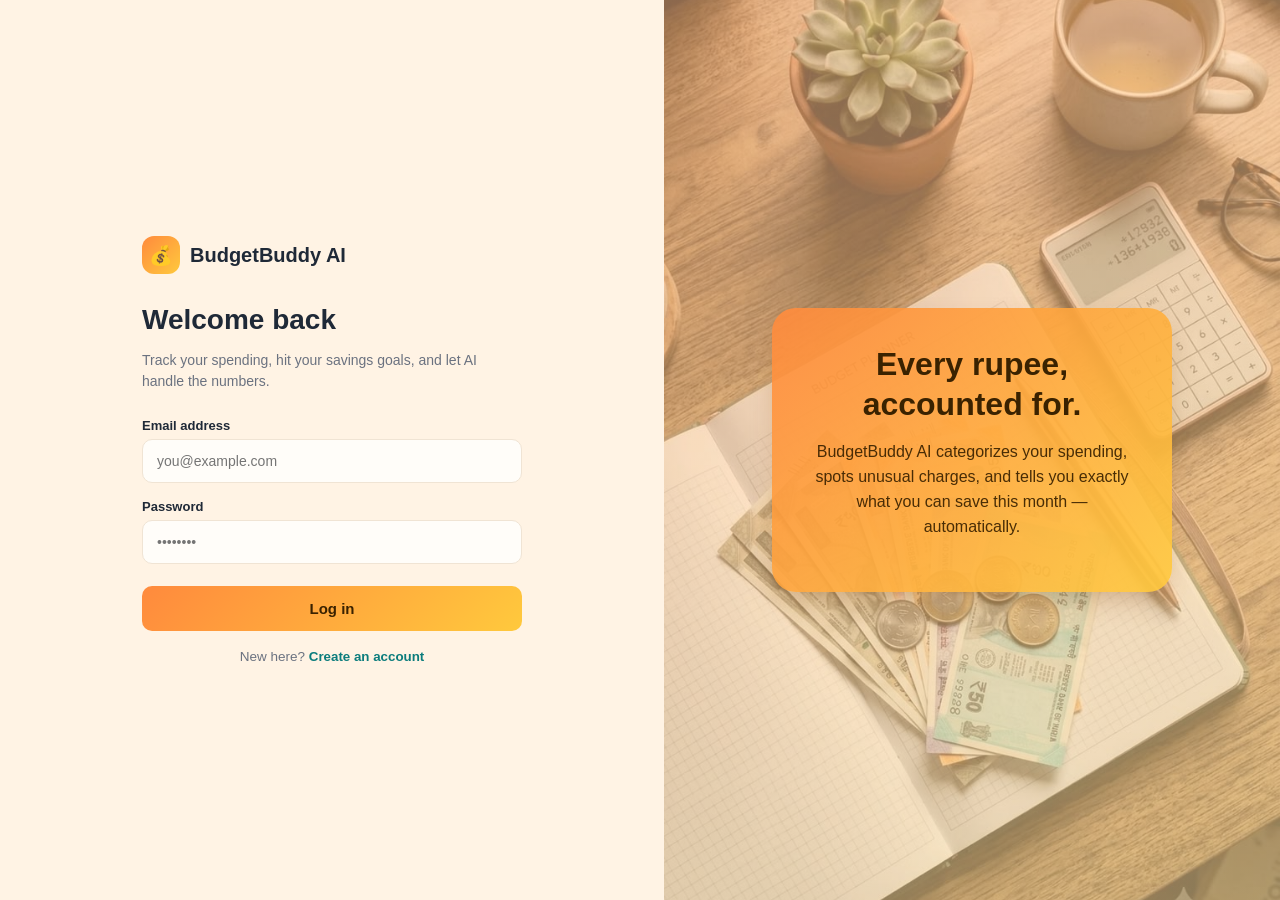
<file: frontend/index.html>
<!DOCTYPE html>
<html lang="en">

<head>
  <meta charset="UTF-8">
  <meta name="viewport" content="width=device-width, initial-scale=1.0">
  <title>BudgetBuddy AI — Log In</title>
  <link rel="stylesheet" href="style.css">
</head>

<body>

  <div class="auth-wrap">

    <div class="auth-form-side">
      <div class="auth-form">
        <div class="brand">
          <div class="brand-mark">💰</div>
          <div class="brand-name">BudgetBuddy AI</div>
        </div>

        <h1 id="auth-title">Welcome back</h1>
        <p class="sub" id="auth-sub">Track your spending, hit your savings goals, and let AI handle the numbers.</p>
        <div id="auth-message" class="auth-message"></div>

        <form id="auth-form">
          <div class="field" id="name-field" style="display:none;">
            <label for="name">Full name</label>
            <input type="text" id="name" placeholder="Your name">
          </div>
          <div class="field">
            <label for="email">Email address</label>
            <input type="email" id="email" placeholder="you@example.com" required>
          </div>
          <div class="field">
            <label for="password">Password</label>
            <input type="password" id="password" placeholder="••••••••" required>
          </div>
          <button type="submit" class="auth-submit" id="auth-submit-btn">Log in</button>
        </form>



        <div class="auth-switch">
          <span id="switch-text">New here?</span>
          <button id="switch-btn">Create an account</button>
        </div>
      </div>
    </div>

    <div class="auth-visual-side">
      <div class="auth-visual-content">
        <h2>Every rupee, accounted for.</h2>
        <p>BudgetBuddy AI categorizes your spending, spots unusual charges, and tells you exactly what you can save this
          month — automatically.</p>
      </div>
    </div>

  </div>

  <script>
    const API_BASE = "https://budgetbuddy-ai-1.onrender.com";
    let isSignup = false;

    document.getElementById("switch-btn").addEventListener("click", () => {
      isSignup = !isSignup;

      document.getElementById("auth-title").textContent =
        isSignup ? "Create your account" : "Welcome back";

      document.getElementById("name-field").style.display =
        isSignup ? "block" : "none";

      document.getElementById("auth-submit-btn").textContent =
        isSignup ? "Create account" : "Log in";

      document.getElementById("switch-text").textContent =
        isSignup ? "Already have an account?" : "New here?";

      document.getElementById("switch-btn").textContent =
        isSignup ? "Log in" : "Create an account";
    });

    document.getElementById("auth-form").addEventListener(
      "submit",
      async (event) => {
        event.preventDefault();
        const messageBox = document.getElementById("auth-message");
        messageBox.textContent = "";
        messageBox.classList.remove("show");

        const fullName = document
          .getElementById("name")
          .value
          .trim();

        const email = document
          .getElementById("email")
          .value
          .trim();

        const password = document
          .getElementById("password")
          .value;

        try {
          if (isSignup) {
            const registerResponse = await fetch(
              `${API_BASE}/api/auth/register`,
              {
                method: "POST",
                headers: {
                  "Content-Type": "application/json"
                },
                body: JSON.stringify({
                  full_name: fullName,
                  email: email,
                  password: password
                })
              }
            );

            const registerData = await registerResponse.json();

            if (!registerResponse.ok) {
              throw new Error(
                registerData.error || "Registration failed"
              );
            }
          }

          const loginResponse = await fetch(
            `${API_BASE}/api/auth/login`,
            {
              method: "POST",
              headers: {
                "Content-Type": "application/json"
              },
              body: JSON.stringify({
                email: email,
                password: password
              })
            }
          );

          const loginData = await loginResponse.json();

          if (!loginResponse.ok) {
            throw new Error(
              loginData.error || "Login failed"
            );
          }

          localStorage.setItem(
            "budgetbuddy_token",
            loginData.access_token
          );

          localStorage.setItem(
            "budgetbuddy_user_name",
            loginData.user.full_name
          );

          window.location.href = "dashboard.html";

        } catch (error) {
          messageBox.textContent = error.message;
          messageBox.classList.add("show");
        }
      }
    );
  </script>

</body>

</html>
</file>
<file: frontend/style.css>
/* ==========================================================================
   BudgetBuddy AI — Stylesheet
   Design tokens: warm tangerine/gold gradient, ivory background, teal accent
   ========================================================================== */

/* @import url('https://fonts.googleapis.com/css2?family=Baloo+2:wght@500;600;700;800&family=Inter:wght@400;500;600;700&display=swap'); */

:root {
  --ivory: #FFF3E4;
  --card: #FFFFFF;
  --charcoal: #1F2937;
  --muted: #6B7280;
  --teal: #0EA5A5;
  --teal-dark: #0B7C7C;
  --orange-1: #FF8A3D;
  --orange-2: #FFC93D;
  --line: #F0E4D4;

  --purple: #8B5CF6;
  --pink: #FB7185;
  --sky: #38BDF8;
  --green: #34D399;
  --gold: #FBBF24;

  --radius-lg: 22px;
  --radius-md: 16px;
  --radius-sm: 10px;
  --shadow: 0 10px 30px -12px rgba(31, 41, 55, 0.18);
}

* {
  box-sizing: border-box;
}

body {
  margin: 0;
  background: var(--ivory);
  color: var(--charcoal);
  font-family: 'Inter', sans-serif;
  -webkit-font-smoothing: antialiased;
}

h1,
h2,
h3,
.display-num {
  font-family: 'Baloo 2', sans-serif;
  margin: 0;
}

.app {
  max-width: 900px;
  margin: 0 auto;
  padding: 28px 20px 80px;
}

/* ---------- Top bar ---------- */
.app {
  max-width: 900px;
  margin: 0 auto;
  padding: 16px 32px 80px;
}

/* ---------- Sidebar layout ---------- */
.shell {
  display: flex;
  min-height: 100vh;
}

.sidebar {
  width: 230px;
  flex-shrink: 0;
  background: var(--card);
  padding: 28px 18px;
  display: flex;
  flex-direction: column;
  gap: 34px;
  box-shadow: 2px 0 16px -10px rgba(31, 41, 55, 0.15);
  position: sticky;
  top: 0;
  height: 100vh;
}

.sidebar-brand {
  display: flex;
  align-items: center;
  gap: 10px;
  padding: 0 6px;
}

.sidebar-brand .brand-name {
  font-size: 16.5px;
  line-height: 1.2;
}

.sidebar-nav {
  display: flex;
  flex-direction: column;
  gap: 6px;
}

.sidebar-link {
  display: flex;
  align-items: center;
  gap: 12px;
  text-decoration: none;
  color: var(--muted);
  font-weight: 600;
  font-size: 14.5px;
  padding: 12px 14px;
  border-radius: 12px;
  transition: background 0.15s ease, color 0.15s ease;
}

.sidebar-link .icon {
  font-size: 17px;
}

.sidebar-link:hover {
  background: rgba(31, 41, 55, 0.05);
  color: var(--charcoal);
}

.sidebar-link.active {
  background: linear-gradient(135deg, var(--orange-1), var(--orange-2));
  color: #3A2200;
}

.sidebar-footer {
  margin-top: auto;
  display: flex;
  align-items: center;
  gap: 10px;
  padding: 10px 6px;
  border-top: 1px solid var(--line);
  padding-top: 18px;
}

.sidebar-footer .avatar-name {
  font-size: 13px;
  font-weight: 600;
  color: var(--charcoal);
}

.main-content {
  flex: 1;
  min-width: 0;
}

.page-topbar {
  display: flex;
  justify-content: flex-end;
  align-items: center;
  padding: 22px 32px 0;
}

.quick-actions button.active {
  background: linear-gradient(135deg, var(--orange-1), var(--orange-2));
  color: #3A2200;
}

.assistant-center {
  display: flex;
  align-items: center;
  justify-content: center;
  min-height: 88vh;
}

.assistant-center .chat-panel {
  width: 100%;
  max-width: 820px;
  height: 80vh;
  display: flex;
  flex-direction: column;
}

.chat-suggestions {
  display: flex;
  flex-wrap: wrap;
  gap: 8px;
  margin-top: 14px;
}

.chip {
  border: 1.5px solid var(--line);
  background: #FFFDF9;
  color: var(--charcoal);
  font-size: 12.5px;
  font-weight: 600;
  padding: 8px 14px;
  border-radius: 999px;
  cursor: pointer;
  transition: background 0.15s ease;
}

.chip:hover {
  background: var(--ivory);
}

@media (max-width: 760px) {
  .shell {
    flex-direction: column;
  }

  .sidebar {
    width: 100%;
    height: auto;
    position: relative;
    flex-direction: row;
    align-items: center;
    padding: 14px 16px;
    gap: 18px;
  }

  .sidebar-nav {
    flex-direction: row;
    flex: 1;
  }

  .sidebar-footer {
    display: none;
  }

  .sidebar-link span:not(.icon) {
    display: none;
  }

  .sidebar-link {
    padding: 10px;
  }
}

.brand {
  display: flex;
  align-items: center;
  gap: 10px;
}

.brand-mark {
  width: 38px;
  height: 38px;
  border-radius: 12px;
  background: linear-gradient(135deg, var(--orange-1), var(--orange-2));
  display: flex;
  align-items: center;
  justify-content: center;
  font-size: 19px;
}

.brand-name {
  font-size: 20px;
  font-weight: 700;
  color: var(--charcoal);
}

.avatar {
  width: 40px;
  height: 40px;
  border-radius: 50%;
  background: var(--teal);
  color: white;
  display: flex;
  align-items: center;
  justify-content: center;
  font-weight: 600;
  font-family: 'Baloo 2', sans-serif;
}

/* ---------- Nav tabs (shared across dashboard/savings/assistant) ---------- */
.nav-tabs {
  display: flex;
  gap: 6px;
  background: rgba(31, 41, 55, 0.06);
  padding: 5px;
  border-radius: 999px;
}

.nav-tab {
  text-decoration: none;
  color: var(--muted);
  font-weight: 600;
  font-size: 13.5px;
  padding: 8px 16px;
  border-radius: 999px;
  transition: background 0.15s ease, color 0.15s ease;
}

.nav-tab:hover {
  color: var(--charcoal);
}

.nav-tab.active {
  background: var(--card);
  color: var(--charcoal);
  box-shadow: 0 2px 8px -2px rgba(31, 41, 55, 0.25);
}

@media (max-width: 640px) {
  .nav-tabs {
    order: 3;
    width: 100%;
    justify-content: center;
    margin-top: 14px;
  }

  .topbar {
    flex-wrap: wrap;
  }
}

/* ---------- Balance hero card ---------- */
.balance-card {
  position: relative;
  overflow: hidden;
  border-radius: var(--radius-lg);
  padding: 28px;
  background: linear-gradient(135deg, var(--orange-1), var(--orange-2));
  color: #3A2200;
  box-shadow: var(--shadow);
  margin-bottom: 22px;
}

.balance-card::before {
  content: "";
  position: absolute;
  width: 220px;
  height: 220px;
  border-radius: 50%;
  background: rgba(255, 255, 255, 0.18);
  top: -110px;
  right: -60px;
}

.balance-card::after {
  content: "";
  position: absolute;
  width: 140px;
  height: 140px;
  border-radius: 50%;
  background: rgba(255, 255, 255, 0.12);
  bottom: -70px;
  right: 60px;
}

.balance-label {
  font-size: 14px;
  font-weight: 600;
  opacity: 0.85;
  position: relative;
}

.balance-amount {
  font-size: 42px;
  font-weight: 800;
  margin: 6px 0 18px;
  position: relative;
}

.balance-split {
  display: flex;
  gap: 28px;
  position: relative;
}

.balance-split div span {
  display: block;
  font-size: 13px;
  opacity: 0.8;
}

.balance-split div strong {
  font-family: 'Baloo 2', sans-serif;
  font-size: 18px;
}

/* ---------- Quick actions ---------- */
.quick-actions {
  display: flex;
  gap: 12px;
  margin-bottom: 26px;
}

.quick-actions button {
  flex: 1;
  border: none;
  background: var(--card);
  border-radius: var(--radius-md);
  padding: 14px 10px;
  font-family: 'Inter', sans-serif;
  font-weight: 600;
  font-size: 13.5px;
  color: var(--charcoal);
  box-shadow: 0 4px 14px -8px rgba(31, 41, 55, 0.25);
  cursor: pointer;
  transition: transform 0.15s ease;
}

.quick-actions button:hover {
  transform: translateY(-2px);
}

/* ---------- Section headers ---------- */
.section-head {
  display: flex;
  align-items: center;
  justify-content: space-between;
  margin-bottom: 14px;
}

.section-head h2 {
  font-size: 19px;
  font-weight: 700;
}

.text-link {
  background: none;
  border: none;
  color: var(--teal-dark);
  font-weight: 600;
  font-size: 13.5px;
  cursor: pointer;
}

/* ---------- Savings goals ---------- */
.goals-row {
  display: grid;
  grid-template-columns: repeat(auto-fit, minmax(140px, 1fr));
  gap: 14px;
  margin-bottom: 28px;
}

.goal-card {
  background: var(--card);
  border-radius: var(--radius-md);
  padding: 16px;
  box-shadow: 0 4px 14px -10px rgba(31, 41, 55, 0.2);
  text-align: center;
}

.goal-ring {
  width: 64px;
  height: 64px;
  margin: 0 auto 10px;
  border-radius: 50%;
  display: flex;
  align-items: center;
  justify-content: center;
  font-family: 'Baloo 2', sans-serif;
  font-weight: 700;
  font-size: 13px;
  color: var(--charcoal);
}

.goal-name {
  font-weight: 600;
  font-size: 13.5px;
  margin-bottom: 2px;
}

.goal-amounts {
  font-size: 11.5px;
  color: var(--muted);
}

.add-goal-card {
  border: 2px dashed #E8D8C2;
  background: transparent;
  color: var(--muted);
  border-radius: var(--radius-md);
  display: flex;
  flex-direction: column;
  align-items: center;
  justify-content: center;
  gap: 6px;
  cursor: pointer;
  font-family: 'Inter', sans-serif;
  font-weight: 600;
  font-size: 13px;
  min-height: 130px;
}

.goal-actions {
  display: flex;
  justify-content: center;
  gap: 8px;
  margin-top: 8px;
}

.icon-btn {
  border: none;
  background: transparent;
  cursor: pointer;
  font-size: 14px;
  padding: 4px 6px;
  border-radius: 6px;
  opacity: 0.6;
}

.icon-btn:hover {
  opacity: 1;
  background: rgba(31, 41, 55, 0.06);
}

.tx-actions {
  display: flex;
  gap: 4px;
  margin-left: 8px;
}

/* ---------- Two-column: chart + transactions ---------- */
.grid-two {
  display: grid;
  grid-template-columns: 1.1fr 1fr;
  gap: 16px;
  margin-bottom: 26px;
}

.panel {
  background: var(--card);
  border-radius: var(--radius-lg);
  padding: 20px;
  box-shadow: 0 4px 14px -10px rgba(31, 41, 55, 0.2);
}

.legend {
  display: flex;
  flex-direction: column;
  gap: 8px;
  margin-top: 14px;
}

.legend-item {
  display: flex;
  align-items: center;
  gap: 8px;
  font-size: 13px;
}

.legend-dot {
  width: 10px;
  height: 10px;
  border-radius: 50%;
  flex-shrink: 0;
}

.tx-list {
  list-style: none;
  margin: 0;
  padding: 0;
  display: flex;
  flex-direction: column;
  gap: 12px;
}

.tx-item {
  display: flex;
  align-items: center;
  gap: 12px;
}

.tx-icon {
  width: 36px;
  height: 36px;
  border-radius: 10px;
  display: flex;
  align-items: center;
  justify-content: center;
  font-size: 15px;
  flex-shrink: 0;
}

.tx-meta {
  flex: 1;
}

.tx-desc {
  font-weight: 600;
  font-size: 13.5px;
}

.tx-date {
  font-size: 11.5px;
  color: var(--muted);
}

.tx-amount {
  font-weight: 700;
  font-size: 13.5px;
}

.tx-amount.negative {
  color: #E4573D;
}

.tx-amount.positive {
  color: var(--teal-dark);
}

.anomaly-banner {
  background: #FFF0E0;
  border: 1px solid #FFD9A8;
  color: #8A4B00;
  padding: 12px 14px;
  border-radius: var(--radius-sm);
  font-size: 13.5px;
  font-weight: 500;
  margin-bottom: 18px;
}

.hidden {
  display: none !important;
}

/* ---------- Forms (add transaction / receipt scan) ---------- */
.form-panel {
  background: var(--card);
  border-radius: var(--radius-lg);
  padding: 20px;
  margin-bottom: 26px;
  box-shadow: 0 4px 14px -10px rgba(31, 41, 55, 0.2);
}

.form-row {
  display: flex;
  gap: 10px;
  flex-wrap: wrap;
}

.form-row input {
  flex: 1;
  min-width: 130px;
  padding: 12px 14px;
  border-radius: var(--radius-sm);
  border: 1.5px solid var(--line);
  font-family: 'Inter', sans-serif;
  font-size: 13.5px;
  background: #FFFDF9;
}

.form-row input:focus {
  outline: none;
  border-color: var(--orange-1);
}

.btn-primary {
  border: none;
  background: linear-gradient(135deg, var(--orange-1), var(--orange-2));
  color: #3A2200;
  font-weight: 700;
  font-family: 'Inter', sans-serif;
  padding: 12px 20px;
  border-radius: var(--radius-sm);
  cursor: pointer;
}

.btn-secondary {
  border: 1.5px solid var(--line);
  background: transparent;
  color: var(--charcoal);
  font-weight: 600;
  padding: 11px 18px;
  border-radius: var(--radius-sm);
  cursor: pointer;
}

/* ---------- Chat advisor ---------- */
.chat-panel {
  background: var(--card);
  border-radius: var(--radius-lg);
  padding: 20px;
  box-shadow: 0 4px 14px -10px rgba(31, 41, 55, 0.2);
}

#chat-log {
  display: flex;
  flex-direction: column;
  gap: 10px;
  flex: 1;
  overflow-y: auto;
  margin-bottom: 14px;
  padding-right: 4px;
}

.chat-bubble {
  padding: 10px 14px;
  border-radius: 14px;
  font-size: 13.5px;
  max-width: 80%;
  line-height: 1.4;
}

.chat-bubble.user {
  background: #FFF0DE;
  align-self: flex-end;
  border-bottom-right-radius: 4px;
}

.chat-bubble.bot {
  background: #E7F7F5;
  align-self: flex-start;
  border-bottom-left-radius: 4px;
}

.chat-input-row {
  display: flex;
  gap: 10px;
}

.chat-input-row input {
  flex: 1;
  padding: 12px 14px;
  border-radius: 999px;
  border: 1.5px solid var(--line);
  font-family: 'Inter', sans-serif;
  font-size: 13.5px;
}

.chat-input-row input:focus {
  outline: none;
  border-color: var(--teal);
}

.chat-input-row button {
  border: none;
  background: var(--teal);
  color: white;
  width: 44px;
  height: 44px;
  border-radius: 50%;
  cursor: pointer;
  font-size: 16px;
}

/* ---------- Login / Signup page ---------- */
.auth-wrap {
  min-height: 100vh;
  display: flex;
  align-items: stretch;
}

.auth-form-side {
  flex: 1;
  display: flex;
  align-items: center;
  justify-content: center;
  padding: 40px 24px;
}

.auth-form {
  width: 100%;
  max-width: 380px;
}

.auth-form .brand {
  margin-bottom: 30px;
}

.auth-form h1 {
  font-size: 28px;
  margin-bottom: 8px;
}

.auth-form p.sub {
  color: var(--muted);
  font-size: 14px;
  margin-bottom: 26px;
  line-height: 1.5;
}

.field {
  margin-bottom: 16px;
}

.field label {
  display: block;
  font-size: 13px;
  font-weight: 600;
  margin-bottom: 6px;
}

.field input {
  width: 100%;
  padding: 13px 14px;
  border-radius: var(--radius-sm);
  border: 1.5px solid var(--line);
  font-family: 'Inter', sans-serif;
  font-size: 14px;
  background: #FFFDF9;
}

.field input:focus {
  outline: none;
  border-color: var(--orange-1);
}

.auth-submit {
  width: 100%;
  border: none;
  background: linear-gradient(135deg, var(--orange-1), var(--orange-2));
  color: #3A2200;
  font-weight: 700;
  font-size: 15px;
  padding: 14px;
  border-radius: var(--radius-sm);
  cursor: pointer;
  margin-top: 6px;
}

.auth-divider {
  text-align: center;
  color: var(--muted);
  font-size: 12.5px;
  margin: 20px 0;
}

.auth-switch {
  text-align: center;
  font-size: 13.5px;
  color: var(--muted);
  margin-top: 18px;
}

.auth-switch button {
  background: none;
  border: none;
  color: var(--teal-dark);
  font-weight: 700;
  cursor: pointer;
  padding: 0;
}

.auth-visual-side {
  flex: 1;
  position: relative;
  background:
    linear-gradient(160deg, rgba(255, 190, 140, 0.55), rgba(255, 225, 160, 0.55)),
    url("images/auth-bg.jpg");
  background-size: cover;
  background-position: center;
  display: flex;
  align-items: center;
  justify-content: center;
  overflow: hidden;
}

.auth-visual-side .blob {
  position: absolute;
  border-radius: 50%;
  background: rgba(255, 255, 255, 0.15);
  z-index: 1;
}

.auth-visual-side .blob.b1 {
  width: 280px;
  height: 280px;
  top: -80px;
  left: -60px;
}

.auth-visual-side .blob.b2 {
  width: 200px;
  height: 200px;
  bottom: -60px;
  right: -40px;
}

.auth-visual-side .blob.b3 {
  width: 120px;
  height: 120px;
  top: 40%;
  right: 20%;
  background: rgba(255, 255, 255, 0.1);
}

.auth-visual-content {
  position: relative;
  z-index: 2;
  color: #3A2200;
  text-align: center;
  padding: 36px 40px;
  max-width: 400px;
  background: linear-gradient(135deg, rgba(255, 138, 61, 0.9), rgba(255, 201, 61, 0.9));
  border-radius: 24px;
  box-shadow: 0 12px 30px -10px rgba(120, 60, 10, 0.35);
}

.auth-visual-content h2 {
  font-size: 32px;
  line-height: 1.25;
  margin-bottom: 14px;
}

.auth-visual-content p {
  font-size: 16px;
  line-height: 1.55;
  opacity: 0.92;
}

@media (max-width: 760px) {
  .auth-visual-side {
    display: none;
  }
}

/* ---------- Responsive ---------- */
@media (max-width: 640px) {
  .grid-two {
    grid-template-columns: 1fr;
  }

  .balance-amount {
    font-size: 34px;
  }

  .quick-actions {
    flex-wrap: wrap;
  }

  .quick-actions button {
    flex: 1 1 45%;
  }
}

.sidebar-footer {
  display: grid;
  grid-template-columns: 48px 1fr;
  align-items: center;
  gap: 10px 12px;
}

.sidebar .sidebar-footer {
  display: flex;
  align-items: center;
  gap: 12px;
}

.sidebar .avatar-name {
  flex: 1;
}

.sidebar .logout-button {
  appearance: none;
  width: 38px;
  height: 38px;
  padding: 0;
  border: none;
  border-radius: 50%;
  background: #fff2e3;
  color: #f28a2e;
  font-size: 22px;
  font-weight: 700;
  line-height: 38px;
  text-align: center;
  cursor: pointer;
  transition: 0.2s ease;
}

.sidebar .logout-button:hover {
  color: white;
  background: #ff9638;
  transform: translateX(2px);
}

.budget-panel {
  margin: 28px 0;
}

#budget-form .form-row {
  display: grid;
  grid-template-columns: 1fr 1fr 1fr auto;
  gap: 12px;
}

#budget-form select,
#budget-form input {
  width: 100%;
  padding: 13px 15px;
  border: 1px solid #eadcca;
  border-radius: 12px;
  background: #fffdfa;
  font-size: 15px;
  outline: none;
}

#budget-form select:focus,
#budget-form input:focus {
  border-color: #ff9a3d;
}

.budget-status-list {
  display: grid;
  grid-template-columns: repeat(auto-fit,
      minmax(230px, 1fr));
  gap: 16px;
  margin-top: 24px;
}

.budget-status-card {
  padding: 18px;
  border-radius: 16px;
  background: #fff8ef;
  border: 1px solid #f3e4d1;
}

.budget-status-head {
  display: flex;
  justify-content: space-between;
  align-items: center;
  margin-bottom: 12px;
}

.budget-status-head h3 {
  margin: 0;
  font-size: 17px;
}

.budget-progress {
  height: 9px;
  overflow: hidden;
  border-radius: 20px;
  background: #eadfce;
  margin: 12px 0;
}

.budget-progress-fill {
  height: 100%;
  border-radius: 20px;
  background: linear-gradient(90deg,
      #ff9238,
      #ffc43d);
}

.budget-numbers {
  display: flex;
  justify-content: space-between;
  color: #6b7280;
  font-size: 13px;
}

.budget-delete {
  border: none;
  background: transparent;
  cursor: pointer;
  font-size: 17px;
}

@media (max-width: 900px) {
  #budget-form .form-row {
    grid-template-columns: 1fr;
  }
}

.app-toast {
  position: fixed;
  top: 24px;
  right: 24px;
  z-index: 9999;
  padding: 13px 20px;
  border-radius: 12px;
  color: white;
  background: #10a99c;
  font-weight: 600;
  box-shadow: 0 8px 25px rgba(0, 0, 0, 0.16);
  opacity: 0;
  transform: translateY(-15px);
  transition: 0.3s ease;
}

.app-toast.show {
  opacity: 1;
  transform: translateY(0);
}

.app-toast.error {
  background: #ef4444;
}

.auth-message {
  display: none;
  margin-bottom: 16px;
  padding: 12px 14px;
  border-radius: 10px;
  background: #fee2e2;
  color: #b91c1c;
  font-size: 14px;
  font-weight: 600;
}

.auth-message.show {
  display: block;
}
</file>
